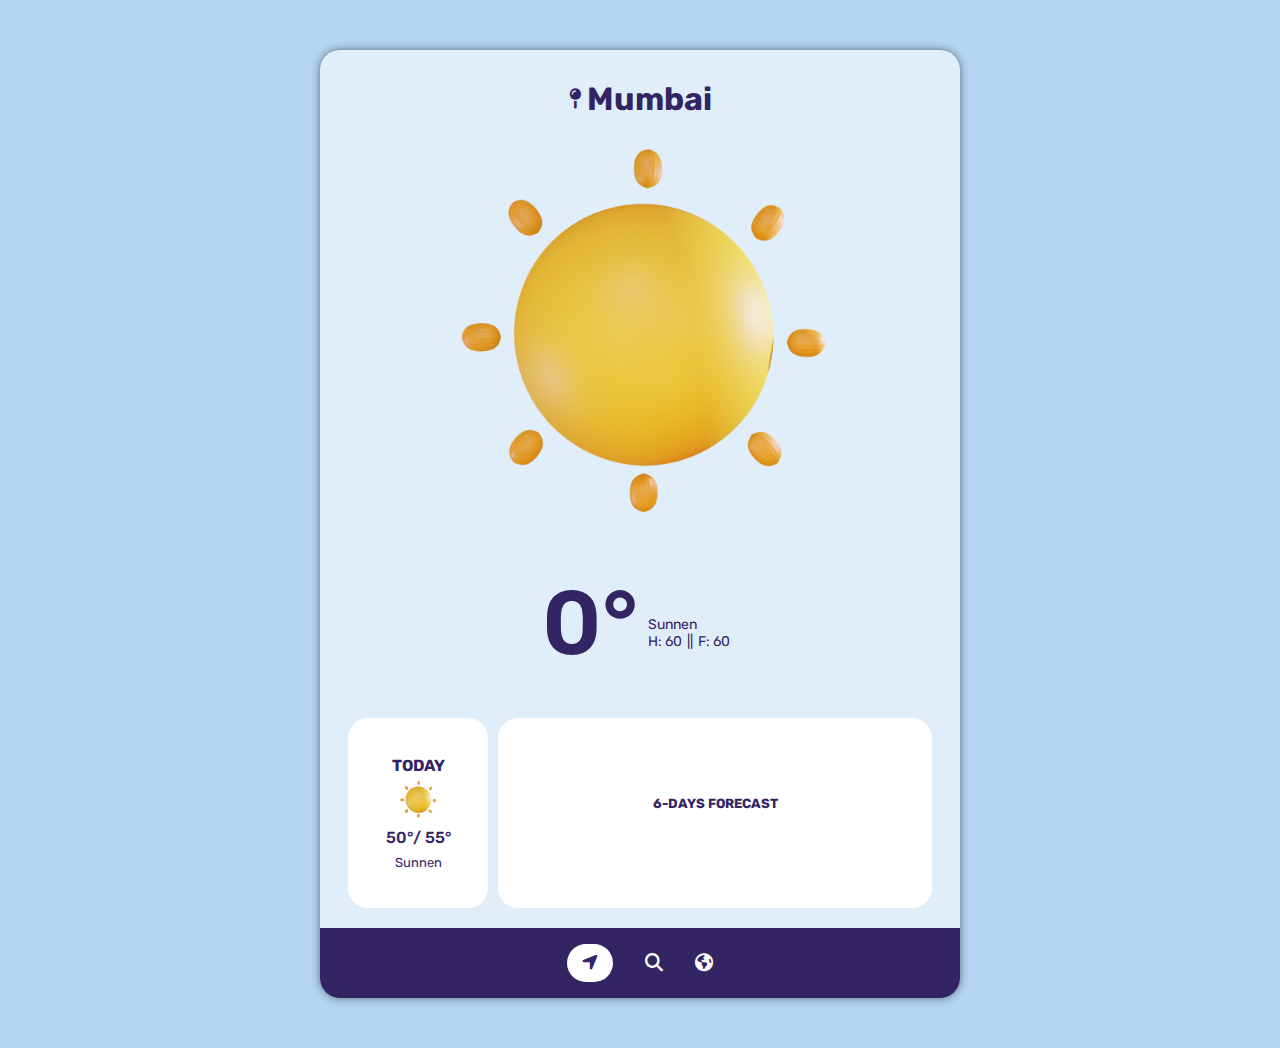
<file: index.html>
<!DOCTYPE html>
<html lang="en">
  <head>
    <meta charset="UTF-8" />
    <meta name="viewport" content="width=device-width, initial-scale=1.0" />
    <!-- links -->
    <link rel="icon" type="png" href="img/icon.png" />
    <link
      rel="stylesheet"
      href="https://cdnjs.cloudflare.com/ajax/libs/font-awesome/6.4.0/css/all.min.css"
    />
    <link rel="stylesheet" href="css/style.css" />
    <!-- Title -->
    <title>Weather App</title>
  </head>

  <body>
    <!-- main section -->
    <div id="screen">
      <!-- city name -->
      <div class="city-name">
          <i class="fa-solid fa-map-pin"></i>
          <h1 id="city-name">Mumbai</h1>
        </div>
        <!-- weather icon -->
        <div class="weather-icon-css">
          <img class="weather-icon" src="img/sun.png" />
        </div>
        <!-- weather details -->
        <div class="weather-description">
          <div class="show-metric" id="metric">0°</div>
          <div class="weather-details">
            <div class="weather-main" id="weather-main">Sunnen</div>
            <div class="h-f">
              <div class="show-humidity">H: <span id="humidity">60</span></div>
              ||
              <div class="show-humidity">
                F: <span id="feels-like">60</span>
              </div>
            </div>
          </div>
        </div>
        <!-- Today-forecast -->
        <div class="forcasts-box">
          <div class="today-forecast">
            <h4>TODAY</h4>
            <div class="weather-icon-today">
              <img class="weather-icons" src="img/sun.png" />
            </div>
            <div class="temp-today">
              <span id="temp-min-today">50°</span><span>/ </span
              ><span id="temp-max-today">55°</span>
            </div>
            <div class="weather-main-today" id="weather-main">Sunnen</div>
          </div>

          <!-- 5day Forecast -->
          <div class="future-forecast">
            <h5>6-DAYS FORECAST</h5>
            <div id="future-forecast-box"></div>
          </div>
        </div>
        <!-- nav section -->
        <nav>
          <ul>
            <li>
              <a class="active" href="index.html"
                ><i class="fa-solid fa-location-arrow"></i
              ></a>
            </li>
            <li>
              <a href="search.html"
                ><i class="fa-solid fa-magnifying-glass"></i
              ></a>
            </li>
            <li>
              <a href="world.html"><i class="fa-solid fa-earth-americas"></i></a>
            </li>
          </ul>
        </nav>
      </div>
      <!-- script -->
    <script src="js/main.js"></script>
  </body>
  </html>
</file>
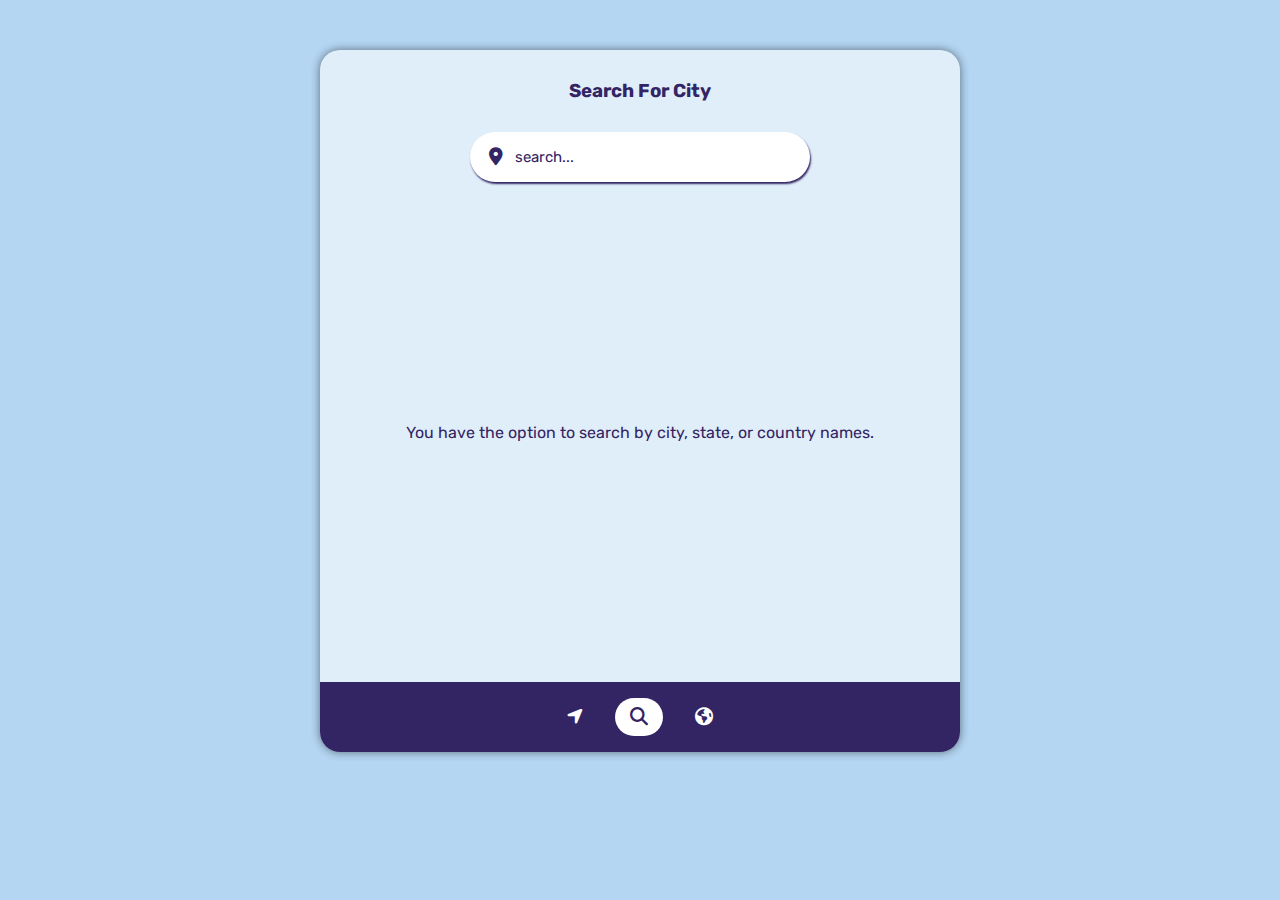
<file: search.html>
<!DOCTYPE html>
<html lang="en">

<head>
  <meta charset="UTF-8">
  <meta name="viewport" content="width=device-width, initial-scale=1.0">
  <!-- links -->
  <link rel="icon" type="png" href="img/icon.png" />
  <link rel="stylesheet" href="https://cdnjs.cloudflare.com/ajax/libs/font-awesome/6.4.0/css/all.min.css" />
  <link rel="stylesheet" href="css/search.css" />
  <!-- Title -->
  <title>Document</title>
</head>

<body>
  <div id="screen">
    <!-- main section -->
    <h3>Search For City</h3>
    <!-- search -->
    <div class="search">
      <div class="search-icon"><i class="fa-solid fa-location-dot"></i></div>
      <input class="searchinput" type="text" placeholder="search...">
    </div>
    <!-- message -->
    <div class="message">
      <p>You have the option to search by city, state, or country names.</p>
    </div>
    <!-- error message -->
    <div class="error-message">
      <p>One of the specified locations (city, state, or country) was not found. Please try again</p>
    </div>
    <!-- weather -->
    <div class="return">
      <div class="box">
        <div class="weather-box">
          <div class="name">
            <div class="city-name">Landon</div>
            <div class="weather-temp">20°</div>
          </div>
          <div class="weather-icon"><img class="weather-img" src="img/haze.png" alt=""></div>
        </div>
        <!-- 1 -->
        <div class="weather-desc">
          <div class="desc-box">
            <div class="desc-icon"><i class="fa-solid fa-wind"></i></div>
            <div class="desc-name">Wind</div>
            <div class="desc-info wind">15 m/s</div>
          </div>

          <div class="desc-box">
            <div class="desc-icon"><i class="fa-solid fa-temperature-full"></i></div>
            <div class="desc-name">Pressure</div>
            <div class="desc-info pressure">15 mbar</div>
          </div>

          <div class="desc-box">
            <div class="desc-icon"><i class="fa-solid fa-droplet"></i></div>
            <div class="desc-name">Humidity</div>
            <div class="desc-info humidity">50%</div>
          </div>
        </div>
        <!-- 2 -->
        <div class="weather-desc">
          <div class="desc-box">
            <div class="desc-icon"><i class="fa-solid fa-sun"></i></div>
            <div class="desc-name">Sun Rise</div>
            <div class="desc-info sunrise">12:00:00</div>
          </div>

          <div class="desc-box">
            <div class="desc-icon"><i class="fa-solid fa-cloud-sun"></i></div>
            <div class="desc-name">Sun Set</div>
            <div class="desc-info sunset">12:00:00</div>
          </div>

        </div>
      </div>
    </div>
    <!-- nav section -->
    <nav>
      <ul>
        <li><a href="index.html"><i class="fa-solid fa-location-arrow"></i></a></li>
        <li><a class="active" href="search.html"><i class="fa-solid fa-magnifying-glass"></i></a></li>
        <li><a href="world.html"><i class="fa-solid fa-earth-americas"></i></a></li>
      </ul>
    </nav>
  </div>
  <!-- main.js -->
  <script src="js/search.js"></script>
</body>

</html>
</file>
<file: css/style.css>
@import url("https://fonts.googleapis.com/css2?family=Rubik:ital,wght@0,300..900;1,300..900&display=swap");
* {
  padding: 0;
  margin: 0;
  box-sizing: border-box;
  list-style: none;
  font-family: "Rubik", sans-serif;
}
:root {
  --font-color-main: #332464;
  --white-color: #fff;
}
body {
  background-color: #B4D6F3;
}

#screen {
  background-color: #E0EEFA;
  width: 100%;
  height: 100%;
}
nav {
  width: 100%;
  display: flex;
  justify-content: center;
  align-items: center;
  height: 70px;
  background-color: var(--font-color-main);
}
nav ul {
  display: flex;
  gap: 2pc;
}
nav ul li a {
  color: var(--white-color);
  font-size: 18px;
}
.active {
  background-color: var(--white-color);
  color: var(--font-color-main);
  border-radius: 100px;
  padding: 8px 15px;
}
/*  */
.city-name {
  color: var(--font-color-main);
  display: flex;
  justify-content: center;
  align-items: center;
  padding-top: 30px;
  gap: 5px;
}
.city-name i {
  font-size: 20px;
}
.weather-icon-css {
  display: flex;
  justify-content: center;
  align-items: center;
  width: 100%;
  height: 350px;
  margin-top: 10px;
}

.weather-icon-css img {
  width: 80%;
  animation: float 3s ease-in-out infinite;
}

@keyframes float {
  0%, 100% { transform: translateY(0); }
  50% { transform: translateY(-10px); }
}
.weather-description {
  height: 150px;
  margin-top: 20px;
  display: flex;
  align-items: center;
  color: var(--font-color-main);
}
.show-metric {
  padding-left: 30px;
  font-size: 90px;
  font-weight: 550;
}
.weather-details {
  font-size: 14px;
  margin: 50px 20px 30px 10px;
  width: 100px;
  display: flex;
  flex-direction: column;
}
.weather-details .h-f {
  display: flex;
  gap: 5px;
}
.forcasts-box {
  display: flex;
  justify-content: center;
  align-items: center;
  padding: 20px 10px;
  color: var(--font-color-main);
}
.today-forecast {
  width: 110px;
  height: 190px;
  border-radius: 20px;
  display: flex;
  gap: 5px;
  flex-direction: column;
  justify-content: center;
  align-items: center;
  background-color: var(--white-color);
}
.weather-icon-today img {
  width: 40px;
}
.temp-today {
  font-weight: 500;
}
.weather-main-today {
  padding: 3px 0 0 0;
  font-size: 13px;
  text-align: center;
}
.future-forecast {
  width: 70%;
  height: 190px;
  display: flex;
  justify-content: center;
  align-items: center;
  flex-direction: column;
  margin-left: 10px;
  border-radius: 20px;
  background-color: var(--white-color);
}
#future-forecast-box {
  display: grid;
  grid-auto-flow: column;
  overflow-y: auto;
  gap: 10px;
  width: 95%;
  padding: 10px 12px;
  overscroll-behavior-x: contain;
}
.weather-forecast-box {
  width: 70px;
  height: 110px;
  border-radius: 15px;
  display: flex;
  text-align: center;
  flex-direction: column;
  justify-content: center;
  align-items: center;
  gap: 2px;
  flex-shrink: 0;
  align-items: center;
  border: 1px solid var(--font-color-main);
  transition: all 0.3s ease-in-out;
}
.weather-forecast-box:hover {
  transform: translateY(-5px);
}
.day-weather {
  font-size: 15px;
}
.weather-icon-forecast img {
  width: 30px;
}
.temp-weather {
  font-size: 12px;
}
.weather-main-forecast {
  font-size: 12px;
}

@media screen and (min-width: 430px) {
  #screen {
    max-width: 50%;
    min-width: 450px;
    height: 100%;
    margin: 50px auto;
    border-radius: 20px;
    box-shadow: 0 0 10px rgba(0, 0, 0, 0.494);
  }
  nav{
    border-radius: 0 0 20px 20px;
  }
  .city-name{
    margin-top: 20px;
  }
  .weather-icon-css {
    width: 100%;
    height: 350px;
    margin-top: 40px;
  }
  .weather-icon-css img {
    width: 25rem;
  }
  .weather-description {
   display: flex;
    align-items: center;
    justify-content: center;
    margin-top: 40px;
  }
  .today-forecast{
    width: 140px;
  }
  .forcasts-box{
    justify-content: center;
    align-items: center;
  }
  .future-forecast{
    display: flex;
    justify-content: center;
    align-items: center;
    flex-direction: column;
  }
  .future-forecast {
    width: 60%;
    min-width: 70%;
  }
  .weather-forecast-box{
    width: 100px;
    min-width: 80px;
    height: 120px;
    border-radius: 20px;
    gap: 2px;
    border: 1px solid var(--font-color-main);
  }
}
</file>
<file: css/search.css>
@import url("https://fonts.googleapis.com/css2?family=Rubik:ital,wght@0,300..900;1,300..900&display=swap");
* {
  padding: 0;
  margin: 0;
  box-sizing: border-box;
  list-style: none;
  font-family: "Rubik", sans-serif;
}
:root {
  --font-color-main: #332464;
  --white-color: #fff;
}
body {
  background-color: #B4D6F3;
}

#screen {
  background-color: #E0EEFA;
  width: 100%;
  height: 100vh;
  position: relative; 
}
nav {
  position: fixed;
  bottom: 0;
  left: 50%;
  transform: translateX(-50%);
  width: 100%;
  display: flex;
  justify-content: center;
  align-items: center;
  height: 70px;
  background-color: var(--font-color-main);
  z-index: 100;
}
nav ul {
  display: flex;
  gap: 2pc;
}
nav ul li a {
  color: var(--white-color);
  font-size: 18px;
}
.active {
  background-color: var(--white-color);
  color: var(--font-color-main);
  border-radius: 100px;
  padding: 8px 15px;
}
/*  */
h3 {
  color: var(--font-color-main);
  text-align: center;
  padding: 30px 0;
}
.search {
  width: 340px;
  height: 50px;
  margin-left: auto;
  margin-right: auto;
  border-radius: 40px;
  display: flex;
  justify-content: center;
  align-items: center;
  box-shadow: 1px 2px 2px var(--font-color-main);
  background-color: var(--white-color);
}
.search-icon {
  width: 18px;
  height: 50px;
  display: flex;
  border-radius: 20px;
  justify-content: center;
  align-items: center;
}
.search-icon i {
  font-size: 18px;
  color: var(--font-color-main);
}
.search input {
  width: 85%;
  padding: 10px;
  font-size: 15px;
  color: var(--font-color-main);
  border: none;
  outline: none;
}
.search input::placeholder {
  color: var(--font-color-main);
}
/*  */
.error-message {
  display: none;
}
.error-message p {
  width: 100%;
  height: 500px;
  display: flex;
  justify-content: center;
  align-items: center;
  color: var(--font-color-main);
  text-align: center;
  padding: 40px;
}
/*  */
.message {
  display: block;
}
.message p {
  width: 100%;
  height: 500px;
  display: flex;
  justify-content: center;
  align-items: center;
  color: var(--font-color-main);
  text-align: center;
  padding: 50px;
}
/*  */
.return {
  display: none;
}
.box {
  max-width: 400px;
  height: auto;
  display: grid;
  place-content: center;
  margin: 50px auto;
}
.weather-box {
  height: 200px;
  max-width: 350px;
  border-radius: 40px;
  margin-top: 10px;
  display: flex;
  justify-content: center;
  align-items: center;
  background-color: var(--font-color-main);
}
.name {
  padding-left: 40px;
  width: 220px;
  display: flex;
  flex-direction: column;
  gap: 5px;
  color: var(--white-color);
  height: auto;
}
.city-name {
  font-size: 20px;
}
.weather-temp {
  font-size: 60px;
}
.weather-icon {
  padding: 0 20px;
  width: 250px;
  height: 250px;
  display: flex;
  align-items: center;
  justify-content: center;
}
.weather-icon img {
  width: 100%;
}
/*  */
.weather-desc {
  display: flex;
  justify-content: center;
  column-gap: 10px;
}
.desc-box {
  width: 100px;
  display: grid;
  padding: 15px;
  gap: 5px;
  height: 110px;
  margin-top: 10px;
  border-radius: 20px;
  justify-content: start;
  align-items: center;
  color: var(--white-color);
  background-color: var(--font-color-main);
}

@media screen and (min-width: 430px) {
  #screen {
    max-width: 50%;
    min-width: 450px;
    height: 100%;
    margin: 50px auto;
    border-radius: 20px;
    box-shadow: 0 0 10px rgba(0, 0, 0, 0.494);
    margin-bottom: 120px; /* Add space for fixed nav */
  }
  nav {
    border-radius: 20px;
    border-radius: 0 0 20px 20px;
    width: 100%;
    bottom: 0;
    position: relative;
  }
  .box{
    max-width: 500px;
  }
  .weather-box {
    max-width: 400px;
    height: 200px;
  }
  .desc-box{
    width: 120px;
    height: 120px;
  } 
}
</file>
